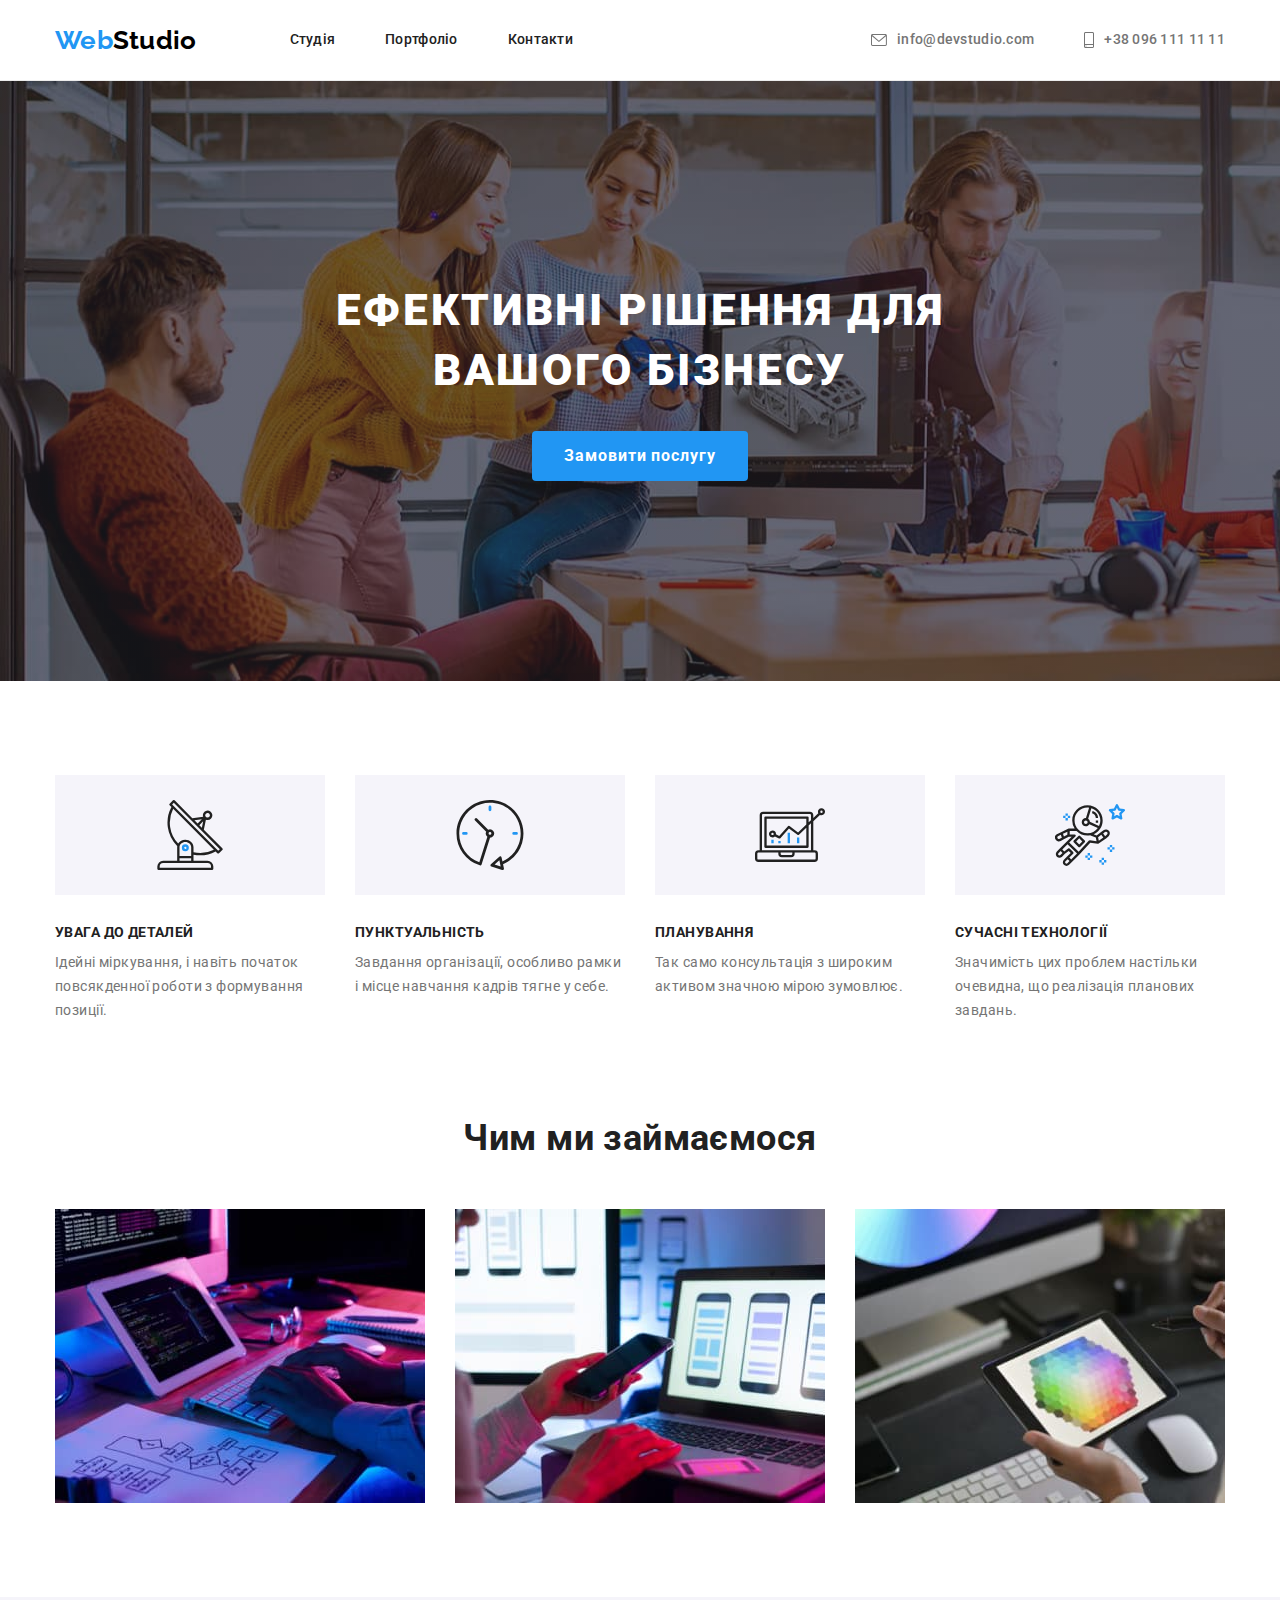
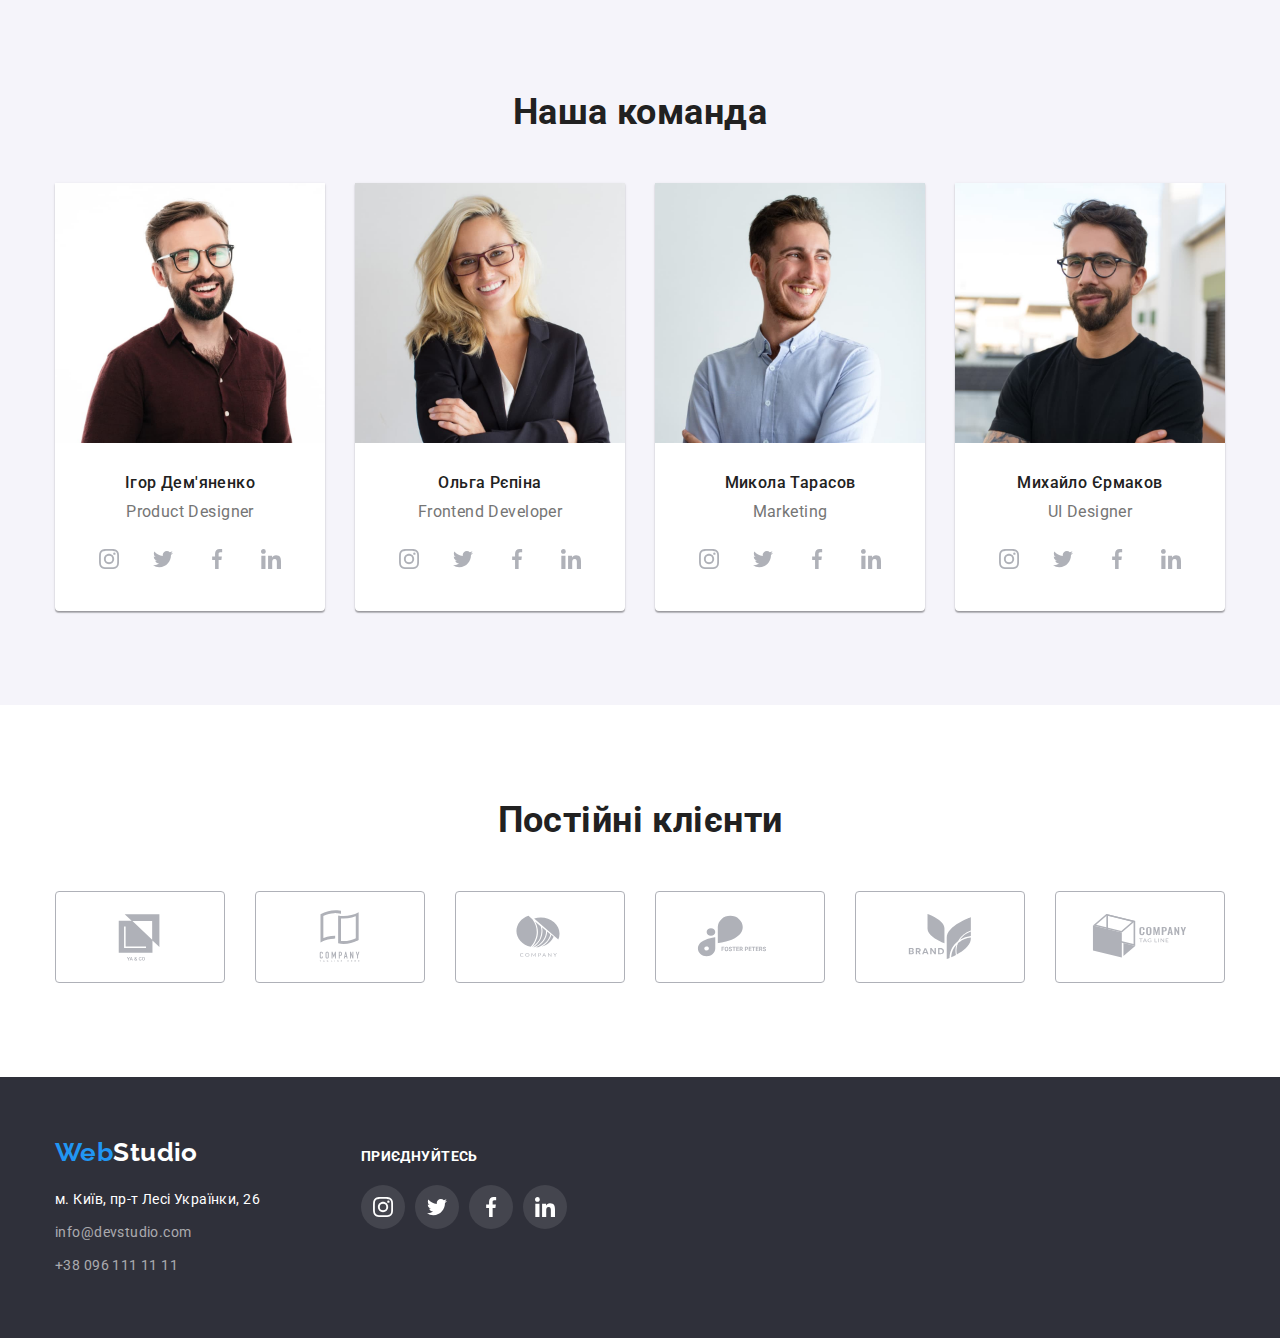
<file: index.html>
<!DOCTYPE html>
<html lang="uk">
  <head>
    <meta charset="UTF-8" />
    <meta http-equiv="X-UA-Compatible" content="IE=edge" />
    <meta name="viewport" content="width=device-width, initial-scale=1.0" />
    <title>WebStudio</title>
    <link rel="preconnect" href="https://fonts.googleapis.com" />
    <link rel="preconnect" href="https://fonts.gstatic.com" crossorigin />
    <link rel="preconnect" href="https://fonts.googleapis.com" />
    <link rel="preconnect" href="https://fonts.gstatic.com" crossorigin />
    <link
      href="https://fonts.googleapis.com/css2?family=Raleway:wght@700&family=Roboto:wght@400;500;700;900&display=swap"
      rel="stylesheet"
    />
    <link
      rel="stylesheet"
      href="https://cdnjs.cloudflare.com/ajax/libs/modern-normalize/1.1.0/modern-normalize.min.css"
    />
    <link rel="stylesheet" href="./css/styles.css" />
  </head>

  <!-- Зміст -->

  <body>
    <!-- Шапка сторінки -->
    <header class="header">
      <!-- Навігація по сайту -->
      <div class="container">
        <nav class="navigation">
          <a href="./index.html" class="logo"
            >Web<span class="black">Studio</span></a
          >
          <ul class="navigation-choiсe">
            <li class="item">
              <a href="./index.html" class="navigation-link">Студія</a>
            </li>
            <li class="item">
              <a href="./portfolio.html" class="navigation-link">Портфоліо</a>
            </li>
            <li class="item">
              <a href="#" class="navigation-link">Контакти</a>
            </li>
          </ul>
        </nav>
        <ul class="mail-tel">
          <li class="item">
            <a href="mailto:info@devstudio.com" class="mail" alt="mail">
              <svg class="icon" width="16" height="12">
                <use href="./images/icons.svg#icon-mail"></use>
              </svg>
              info@devstudio.com</a
            >
          </li>
          <li class="item">
            <a href="tel:+380961111111" class="tel">
              <svg class="icon" width="10" height="16" alt="smartphone">
                <use href="./images/icons.svg#icon-smartphone"></use>
              </svg>
              +38 096 111 11 11</a
            >
          </li>
        </ul>
      </div>
    </header>

    <!-- Унікальний контент сторінки -->
    <main>
      <section class="hero">
        <div class="container">
          <h1 class="hero-title">
            ЕФЕКТИВНІ РІШЕННЯ ДЛЯ <br />
            ВАШОГО БІЗНЕСУ
          </h1>
          <button type="button" name="order_the_service" class="button">
            Замовити послугу
          </button>
        </div>
      </section>

      <!-- Наші переваги -->
      <section class="benefits section">
        <div class="container">
          <!-- <h2>Наші переваги</h2> -->
          <ul class="benefits-item">
            <li class="item">
              <div class="sprite-icon">
                <svg class="benefit-icon" width="70" height="70" alt="antena">
                  <use href="./images/icons.svg#icon-antena"></use>
                </svg>
              </div>
              <h3 class="benefit">УВАГА ДО ДЕТАЛЕЙ</h3>
              <p class="benefit-description">
                Ідейні міркування, і навіть початок повсякденної роботи з
                формування позиції.
              </p>
            </li>
            <li class="item">
              <div class="sprite-icon">
                <svg class="benefit-icon" width="70" height="70" alt="clock">
                  <use href="./images/icons.svg#icon-clock"></use>
                </svg>
              </div>
              <h3 class="benefit">ПУНКТУАЛЬНІСТЬ</h3>
              <p class="benefit-description">
                Завдання організації, особливо рамки і місце навчання кадрів
                тягне у себе.
              </p>
            </li>
            <li class="item">
              <div class="sprite-icon">
                <svg class="benefit-icon" width="70" height="70" alt="diagram">
                  <use href="./images/icons.svg#icon-diagram"></use>
                </svg>
              </div>
              <h3 class="benefit">ПЛАНУВАННЯ</h3>
              <p class="benefit-description">
                Так само консультація з широким активом значною мірою зумовлює.
              </p>
            </li>
            <li class="item">
              <div class="sprite-icon">
                <svg class="benefit-icon" width="70" height="70" alt="astronaut">
                  <use href="./images/icons.svg#icon-astronaut"></use>
                </svg>
              </div>
              <h3 class="benefit">СУЧАСНІ ТЕХНОЛОГІЇ</h3>
              <p class="benefit-description">
                Значимість цих проблем настільки очевидна, що реалізація
                планових завдань.
              </p>
            </li>
          </ul>
        </div>
      </section>

      <!-- Чим ми займаємося -->
      <section class="doing">
        <div class="container">
          <h2 class="title-doing">Чим ми займаємося</h2>
          <ul class="doing-images">
            <li class="item">
              <img src="./images/img1.jpg" alt="Код" width="370" height="294" />
            </li>
            <li class="item">
              <img
                src="./images/img2.jpg"
                alt="Мобільний"
                width="370"
                height="294"
              />
            </li>
            <li class="item">
              <img
                src="./images/img3.jpg"
                alt="Планшет"
                width="370"
                height="294"
              />
            </li>
          </ul>
        </div>
      </section>

      <!-- Наша команда -->
      <section class="team section">
        <div class="container">
          <h2 class="title-team">Наша команда</h2>
          <ul class="team-people">
            <li class="item">
              <img
                src="./images/photo1.jpg"
                alt="на фото Ігор Дем'яненко"
                width="270"
                height="260"
              />
              <h3 class="name">Ігор Дем'яненко</h3>
              <p class="job-title">Product Designer</p>
              <ul class="social-icons">
                <li class="social-item">
                  <a
                    href="#"
                    rel="noopener nofollow noreferrer"
                    class="social-link"
                  >
                    <svg class="social-icon" width="20" height="20" alt="instagram">
                      <use href="./images/icons.svg#icon-instagram"></use>
                    </svg>
                  </a>
                </li>
                <li class="social-item">
                  <a
                    href="#"
                    rel="noopener nofollow noreferrer"
                    class="social-link"
                  >
                    <svg class="social-icon" width="20" height="20" alt="twitter">
                      <use href="./images/icons.svg#icon-twitter"></use>
                    </svg>
                  </a>
                </li>
                <li class="social-item">
                  <a
                    href="#"
                    rel="noopener nofollow noreferrer"
                    class="social-link"
                  >
                    <svg class="social-icon" width="20" height="20" alt="facebook">
                      <use href="./images/icons.svg#icon-facebook"></use>
                    </svg>
                  </a>
                </li>
                <li class="social-item">
                  <a
                    href="#"
                    rel="noopener nofollow noreferrer"
                    class="social-link"
                  >
                    <svg class="social-icon" width="20" height="20" alt="linkedin">
                      <use href="./images/icons.svg#icon-linkedin"></use>
                    </svg>
                  </a>
                </li>
              </ul>
            </li>
            <li class="item">
              <img
                src="./images/photo2.jpg"
                alt="на фото Ольга Репіна"
                width="270"
                height="260"
              />
              <h3 class="name">Ольга Рєпіна</h3>
              <p class="job-title">Frontend Developer</p>
              <ul class="social-icons">
                <li class="social-item">
                  <a
                    href="#"
                    rel="noopener nofollow noreferrer"
                    class="social-link"
                  >
                    <svg class="social-icon" width="20" height="20" alt="instagram">
                      <use href="./images/icons.svg#icon-instagram"></use>
                    </svg>
                  </a>
                </li>
                <li class="social-item">
                  <a
                    href="#"
                    rel="noopener nofollow noreferrer"
                    class="social-link"
                  >
                    <svg class="social-icon" width="20" height="20" alt="twitter">
                      <use href="./images/icons.svg#icon-twitter"></use>
                    </svg>
                  </a>
                </li>
                <li class="social-item">
                  <a
                    href="#"
                    rel="noopener nofollow noreferrer"
                    class="social-link"
                  >
                    <svg class="social-icon" width="20" height="20" alt="facebook">
                      <use href="./images/icons.svg#icon-facebook"></use>
                    </svg>
                  </a>
                </li>
                <li class="social-item">
                  <a
                    href="#"
                    rel="noopener nofollow noreferrer"
                    class="social-link"
                  >
                    <svg class="social-icon" width="20" height="20" alt="linkedin">
                      <use href="./images/icons.svg#icon-linkedin"></use>
                    </svg>
                  </a>
                </li>
              </ul>
            </li>
            <li class="item">
              <img
                src="./images/photo3.jpg"
                alt="на фото Микола Тарасов"
                width="270"
                height="260"
              />
              <h3 class="name">Микола Тарасов</h3>
              <p class="job-title">Marketing</p>
              <ul class="social-icons">
                <li class="social-item">
                  <a
                    href="#"
                    rel="noopener nofollow noreferrer"
                    class="social-link"
                  >
                    <svg class="social-icon" width="20" height="20" alt="instagram">
                      <use href="./images/icons.svg#icon-instagram"></use>
                    </svg>
                  </a>
                </li>
                <li class="social-item">
                  <a
                    href="#"
                    rel="noopener nofollow noreferrer"
                    class="social-link"
                  >
                    <svg class="social-icon" width="20" height="20" alt="twitter">
                      <use href="./images/icons.svg#icon-twitter"></use>
                    </svg>
                  </a>
                </li>
                <li class="social-item">
                  <a
                    href="#"
                    rel="noopener nofollow noreferrer"
                    class="social-link"
                  >
                    <svg class="social-icon" width="20" height="20" alt="facebook">
                      <use href="./images/icons.svg#icon-facebook"></use>
                    </svg>
                  </a>
                </li>
                <li class="social-item">
                  <a
                    href="#"
                    rel="noopener nofollow noreferrer"
                    class="social-link"
                  >
                    <svg class="social-icon" width="20" height="20" alt="linkedin">
                      <use href="./images/icons.svg#icon-linkedin"></use>
                    </svg>
                  </a>
                </li>
              </ul>
            </li>
            <li class="item">
              <img
                src="./images/photo4.jpg"
                alt="на фото Михайло Єрмаков"
                width="270"
                height="260"
              />
              <h3 class="name">Михайло Єрмаков</h3>
              <p class="job-title">UI Designer</p>
              <ul class="social-icons">
                <li class="social-item">
                  <a
                    href="#"
                    rel="noopener nofollow noreferrer"
                    class="social-link"
                  >
                    <svg class="social-icon" width="20" height="20" alt="instagram">
                      <use href="./images/icons.svg#icon-instagram"></use>
                    </svg>
                  </a>
                </li>
                <li class="social-item">
                  <a
                    href="#"
                    rel="noopener nofollow noreferrer"
                    class="social-link"
                  >
                    <svg class="social-icon" width="20" height="20" alt="twitter">
                      <use href="./images/icons.svg#icon-twitter"></use>
                    </svg>
                  </a>
                </li>
                <li class="social-item">
                  <a
                    href="#"
                    rel="noopener nofollow noreferrer"
                    class="social-link"
                  >
                    <svg class="social-icon" width="20" height="20" alt="facebook">
                      <use href="./images/icons.svg#icon-facebook"></use>
                    </svg>
                  </a>
                </li>
                <li class="social-item">
                  <a
                    href="#"
                    rel="noopener nofollow noreferrer"
                    class="social-link"
                  >
                    <svg class="social-icon" width="20" height="20" alt="linkedin">
                      <use href="./images/icons.svg#icon-linkedin"></use>
                    </svg>
                  </a>
                </li>
              </ul>
            </li>
          </ul>
        </div>
      </section>

      <!-- Постійні клієнти -->
      <section class="clients section">
        <div class="container">
          <h2 class="title-clients">Постійні клієнти</h2>
          <ul class="regular-customers">
            <li class="item">
              <a
                href="#"
                rel="noopener nofollow noreferrer"
                class="clients-link"
              >
                <svg class="client-icon" width="106" height="60" alt="ya&co">
                  <use href="./images/icons.svg#icon-yaandco"></use>
                </svg>
              </a>
            </li>
            <li class="item">
              <a
                href="#"
                rel="noopener nofollow noreferrer"
                class="clients-link"
              >
                <svg class="client-icon" width="106" height="60" alt="tagline here">
                  <use href="./images/icons.svg#icon-tagline_here"></use>
                </svg>
              </a>
            </li>
            <li class="item">
              <a
                href="#"
                rel="noopener nofollow noreferrer"
                class="clients-link"
              >
                <svg class="client-icon" width="106" height="60" alt="company">
                  <use href="./images/icons.svg#icon-company"></use>
                </svg>
              </a>
            </li>
            <li class="item">
              <a
                href="#"
                rel="noopener nofollow noreferrer"
                class="clients-link"
              >
                <svg class="client-icon" width="106" height="60" alt="foster peters">
                  <use href="./images/icons.svg#icon-foster_peters"></use>
                </svg>
              </a>
            </li>
            <li class="item">
              <a
                href="#"
                rel="noopener nofollow noreferrer"
                class="clients-link"
              >
                <svg class="client-icon" width="106" height="60" alt="brand">
                  <use href="./images/icons.svg#icon-brand"></use>
                </svg>
              </a>
            </li>
            <li class="item">
              <a
                href="#"
                rel="noopener nofollow noreferrer"
                class="clients-link"
              >
                <svg class="client-icon" width="106" height="60" alt="tag line"> 
                  <use href="./images/icons.svg#icon-tag_line"></use>
                </svg>
              </a>
            </li>
          </ul>
        </div>
      </section>
    </main>

    <!-- Підвал сторінки -->
    <footer class="footer">
      <div class="container">
        <div class="logo-contact">
          <a href="./index.html" class="logo"
            >Web<span class="white">Studio</span></a
          >
          <!-- Контактна інформація -->
          <address class="contact">
            <ul>
              <li>
                <a
                  href="https://goo.gl/maps/i6o46rRkTkqmCDVA6"
                  target="_blank"
                  rel="noopener nofollow noreferrer"
                  class="address"
                  >м. Київ, пр-т Лесі Українки, 26</a
                >
              </li>
              <li>
                <a href="mailto:info@devstudio.com" class="mail"
                  >info@devstudio.com</a
                >
              </li>
              <li>
                <a href="tel:+380961111111" class="tel">+38 096 111 11 11</a>
              </li>
            </ul>
          </address>
        </div>
        <div class="footer-social-icons">
          <h3 class="join">ПРИЄДНУЙТЕСЬ</h3>
          <ul class="social-icons">
            <li class="social-item">
              <a
                href="#"
                rel="noopener nofollow noreferrer"
                class="social-link"
              >
                <svg class="social-icon" width="20" height="20" alt="instagram">
                  <use href="./images/icons.svg#icon-instagram"></use>
                </svg>
              </a>
            </li>
            <li class="social-item">
              <a
                href="#"
                rel="noopener nofollow noreferrer"
                class="social-link"
              >
                <svg class="social-icon" width="20" height="20" alt="twitter">
                  <use href="./images/icons.svg#icon-twitter"></use>
                </svg>
              </a>
            </li>
            <li class="social-item">
              <a
                href="#"
                rel="noopener nofollow noreferrer"
                class="social-link"
              >
                <svg class="social-icon" width="20" height="20" alt="facebook">
                  <use href="./images/icons.svg#icon-facebook"></use>
                </svg>
              </a>
            </li>
            <li class="social-item">
              <a
                href="#"
                rel="noopener nofollow noreferrer"
                class="social-link"
              >
                <svg class="social-icon" width="20" height="20" alt="linkedin">
                  <use href="./images/icons.svg#icon-linkedin"></use>
                </svg>
              </a>
            </li>
          </ul>
        </div>
      </div>
    </footer>
  </body>
</html>
</file>
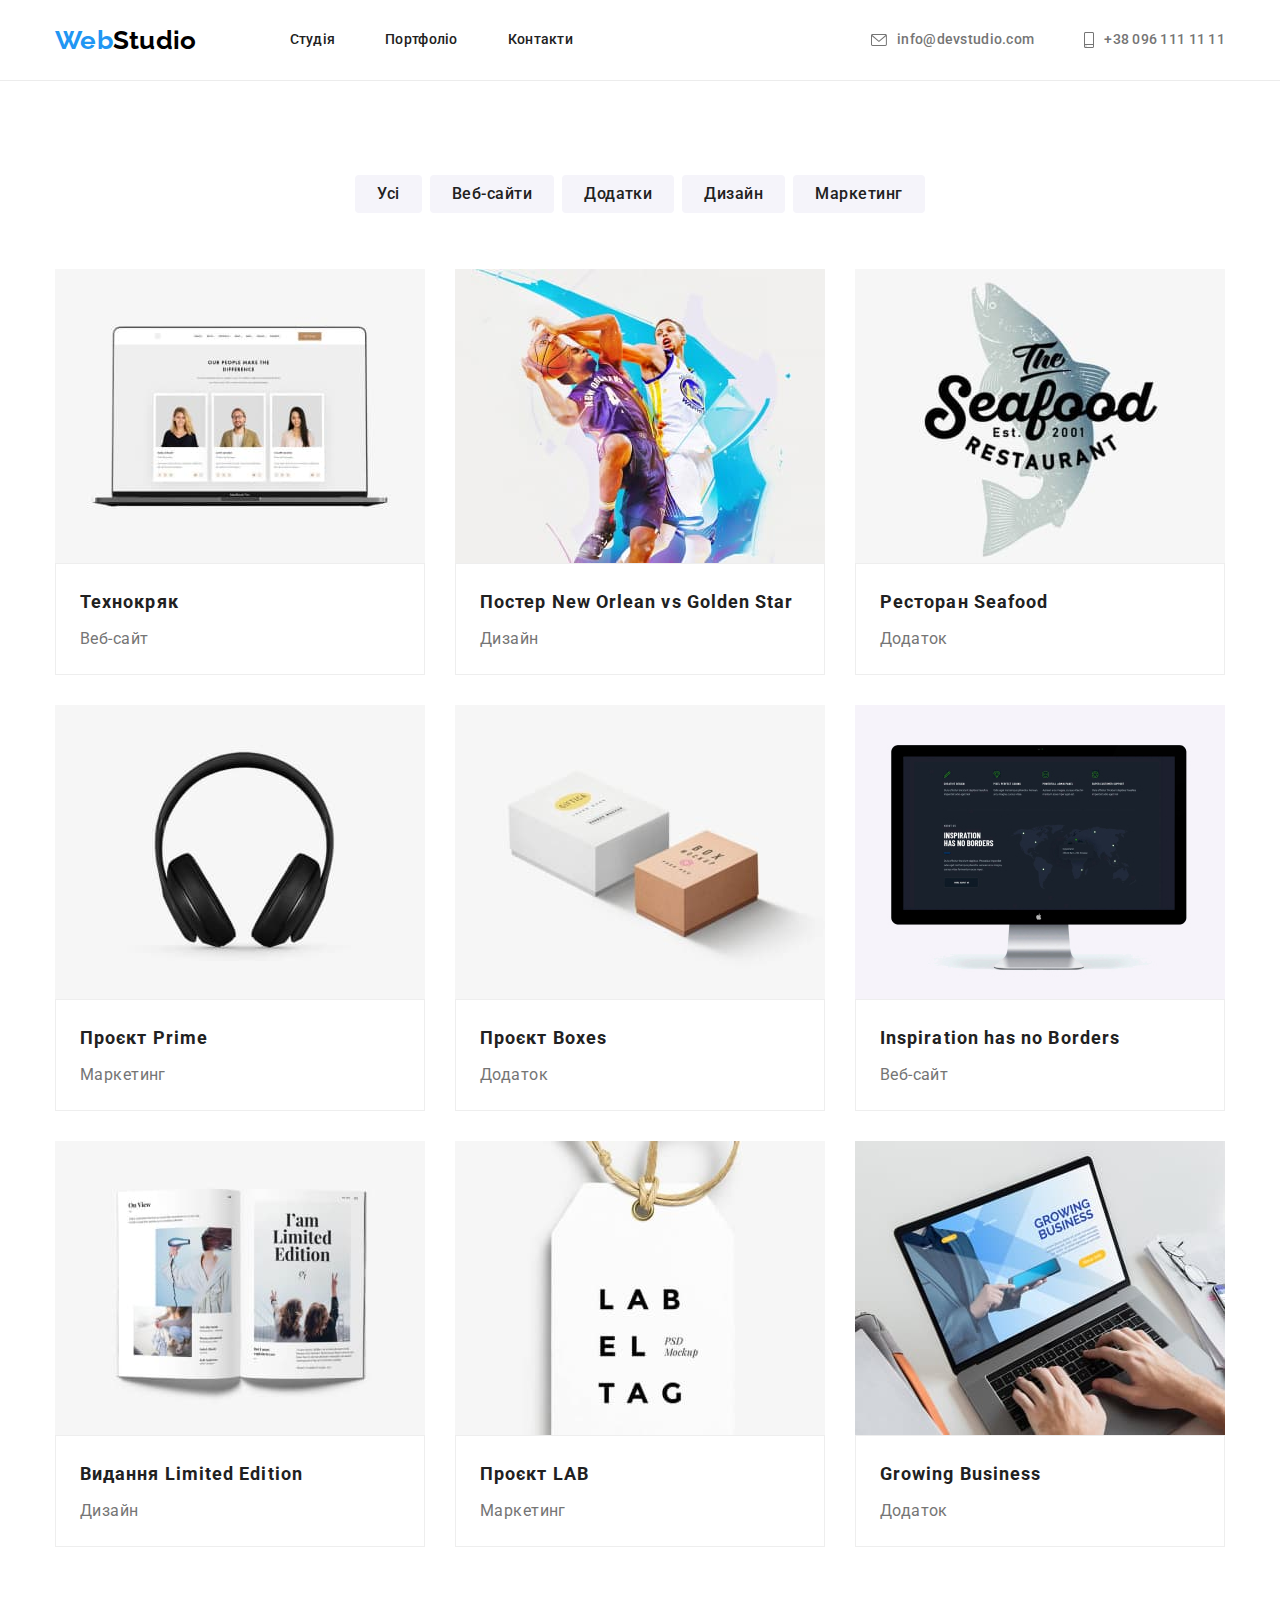
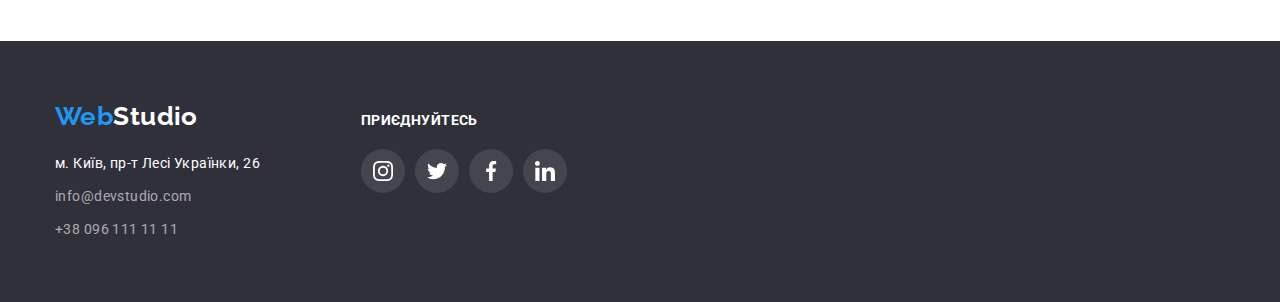
<file: portfolio.html>
<!DOCTYPE html>
<html lang="uk">
  <head>
    <meta charset="UTF-8" />
    <meta http-equiv="X-UA-Compatible" content="IE=edge" />
    <meta name="viewport" content="width=device-width, initial-scale=1.0" />
    <title>Portfolio</title>
    <link rel="preconnect" href="https://fonts.googleapis.com" />
    <link rel="preconnect" href="https://fonts.gstatic.com" crossorigin />
    <link rel="preconnect" href="https://fonts.googleapis.com" />
    <link rel="preconnect" href="https://fonts.gstatic.com" crossorigin />
    <link
      href="https://fonts.googleapis.com/css2?family=Raleway:wght@700&family=Roboto:wght@400;500;700;900&display=swap"
      rel="stylesheet"
    />
    <link
      rel="stylesheet"
      href="https://cdnjs.cloudflare.com/ajax/libs/modern-normalize/1.1.0/modern-normalize.min.css"
    />
    <link rel="stylesheet" href="./css/styles.css" />
  </head>
  <body>
    <!-- Шапка сторінки -->
    <header class="header">
      <!-- Навігація по сайту -->
      <div class="container">
        <nav class="navigation">
          <a href="./index.html" class="logo"
            >Web<span class="black">Studio</span></a
          >
          <ul class="navigation-choiсe">
            <li class="item">
              <a href="./index.html" class="navigation-link">Студія</a>
            </li>
            <li class="item">
              <a href="./portfolio.html" class="navigation-link">Портфоліо</a>
            </li>
            <li class="item">
              <a href="#" class="navigation-link">Контакти</a>
            </li>
          </ul>
        </nav>
        <ul class="mail-tel">
          <li class="item">
            <a href="mailto:info@devstudio.com" class="mail">
              <svg class="icon" width="16" height="12">
                <use href="./images/icons.svg#icon-mail"></use>
              </svg>
              info@devstudio.com</a
            >
          </li>
          <li class="item">
            <a href="tel:+380961111111" class="tel">
              <svg class="icon" width="10" height="16">
                <use href="./images/icons.svg#icon-smartphone"></use>
              </svg>
              +38 096 111 11 11</a
            >
          </li>
        </ul>
      </div>
    </header>

    <!-- Унікальний контент сторінки -->
    <main>
      <section class="portfolio section">
        <div class="container">
          <!-- <h1>Наші роботи</h1> -->

          <!-- Радіокнопки -->
          <ul class="rbutton">
            <li class="item">
              <button type="button" name="All" class="radiobutton">
                <span>Усі</span>
              </button>
            </li>
            <li class="item">
              <button
                type="button"
                name="order_the_service"
                class="radiobutton"
              >
                <span>Веб-сайти</span>
              </button>
            </li>
            <li class="item">
              <button
                type="button"
                name="order_the_service"
                class="radiobutton"
              >
                <span>Додатки</span>
              </button>
            </li>
            <li class="item">
              <button
                type="button"
                name="order_the_service"
                class="radiobutton"
              >
                <span>Дизайн</span>
              </button>
            </li>
            <li class="item">
              <button
                type="button"
                name="order_the_service"
                class="radiobutton"
              >
                <span>Маркетинг</span>
              </button>
            </li>
          </ul>

          <!-- Портфоліо -->
          <ul class="work">
            <li class="item">
              <a
                href="#"
                rel="noopener nofollow noreferrer"
                class="portfolio-link"
              >
                <img
                  src="./images/portfolio1.jpg"
                  alt="на фото веб-сайт Технокряк"
                  width="370"
                />
                <div class="work-content">
                  <h2 class="work-title">Технокряк</h2>
                  <p class="order-type">Веб-сайт</p>
                </div>
              </a>
            </li>
            <li class="item">
              <a
                href="#"
                rel="noopener nofollow noreferrer"
                class="portfolio-link"
              >
                <img
                  src="./images/portfolio2.jpg"
                  alt="на фото дизайн постера New Orlean vs Golden Star"
                  width="370"
                />
                <div class="work-content">
                  <h2 class="work-title">Постер New Orlean vs Golden Star</h2>
                  <p class="order-type">Дизайн</p>
                </div>
              </a>
            </li>
            <li class="item">
              <a
                href="#"
                rel="noopener nofollow noreferrer"
                class="portfolio-link"
              >
                <img
                  src="./images/portfolio3.jpg"
                  alt="на фото додаток ресторану Seafood"
                  width="370"
                />
                <div class="work-content">
                  <h2 class="work-title">Ресторан Seafood</h2>
                  <p class="order-type">Додаток</p>
                </div>
              </a>
            </li>
            <li class="item">
              <a
                href="#"
                rel="noopener nofollow noreferrer"
                class="portfolio-link"
              >
                <img
                  src="./images/portfolio4.jpg"
                  alt="на фото маркетинг проєкту Prime"
                  width="370"
                />
                <div class="work-content">
                  <h2 class="work-title">Проєкт Prime</h2>
                  <p class="order-type">Маркетинг</p>
                </div>
              </a>
            </li>
            <li class="item">
              <a
                href="#"
                rel="noopener nofollow noreferrer"
                class="portfolio-link"
              >
                <img
                  src="./images/portfolio5.jpg"
                  alt="на фото додаток проєкту Boxes"
                  width="370"
                />
                <div class="work-content">
                  <h2 class="work-title">Проєкт Boxes</h2>
                  <p class="order-type">Додаток</p>
                </div>
              </a>
            </li>
            <li class="item">
              <a
                href="#"
                rel="noopener nofollow noreferrer"
                class="portfolio-link"
              >
                <img
                  src="./images/portfolio6.jpg"
                  alt="на фото веб-сайт Inspiration has no Borders"
                  width="370"
                />
                <div class="work-content">
                  <h2 class="work-title">Inspiration has no Borders</h2>
                  <p class="order-type">Веб-сайт</p>
                </div>
              </a>
            </li>
            <li class="item">
              <a
                href="#"
                rel="noopener nofollow noreferrer"
                class="portfolio-link"
              >
                <img
                  src="./images/portfolio7.jpg"
                  alt="на фото дизайн видання Limited Edition"
                  width="370"
                />
                <div class="work-content">
                  <h2 class="work-title">Видання Limited Edition</h2>
                  <p class="order-type">Дизайн</p>
                </div>
              </a>
            </li>
            <li class="item">
              <a
                href="#"
                rel="noopener nofollow noreferrer"
                class="portfolio-link"
              >
                <img
                  src="./images/portfolio8.jpg"
                  alt="на фото маркетин проєкту LAB"
                  width="370"
                />
                <div class="work-content">
                  <h2 class="work-title">Проєкт LAB</h2>
                  <p class="order-type">Маркетинг</p>
                </div>
              </a>
            </li>
            <li class="item">
              <a
                href="#"
                rel="noopener nofollow noreferrer"
                class="portfolio-link"
              >
                <img
                  src="./images/portfolio9.jpg"
                  alt="на фото додаток Growing Business"
                  width="370"
                />
                <div class="work-content">
                  <h2 class="work-title">Growing Business</h2>
                  <p class="order-type">Додаток</p>
                </div>
              </a>
            </li>
          </ul>
        </div>
      </section>
    </main>

    <!-- Підвал сторінки -->
    <footer class="footer">
      <div class="container">
        <div class="logo-contact">
          <a href="./index.html" class="logo"
            >Web<span class="white">Studio</span></a
          >
          <!-- Контактна інформація -->
          <address class="contact">
            <ul>
              <li>
                <a
                  href="https://goo.gl/maps/i6o46rRkTkqmCDVA6"
                  target="_blank"
                  rel="noopener nofollow noreferrer"
                  class="address"
                  >м. Київ, пр-т Лесі Українки, 26</a
                >
              </li>
              <li>
                <a href="mailto:info@devstudio.com" class="mail"
                  >info@devstudio.com</a
                >
              </li>
              <li>
                <a href="tel:+380961111111" class="tel">+38 096 111 11 11</a>
              </li>
            </ul>
          </address>
        </div>
        <div class="footer-social-icons">
          <h3 class="join">ПРИЄДНУЙТЕСЬ</h3>
          <ul class="social-icons">
            <li class="social-item">
              <a
                href="#"
                rel="noopener nofollow noreferrer"
                class="social-link"
              >
                <svg class="social-icon" width="20" height="20">
                  <use href="./images/icons.svg#icon-instagram"></use>
                </svg>
              </a>
            </li>
            <li class="social-item">
              <a
                href="#"
                rel="noopener nofollow noreferrer"
                class="social-link"
              >
                <svg class="social-icon" width="20" height="20">
                  <use href="./images/icons.svg#icon-twitter"></use>
                </svg>
              </a>
            </li>
            <li class="social-item">
              <a
                href="#"
                rel="noopener nofollow noreferrer"
                class="social-link"
              >
                <svg class="social-icon" width="20" height="20">
                  <use href="./images/icons.svg#icon-facebook"></use>
                </svg>
              </a>
            </li>
            <li class="social-item">
              <a
                href="#"
                rel="noopener nofollow noreferrer"
                class="social-link"
              >
                <svg class="social-icon" width="20" height="20">
                  <use href="./images/icons.svg#icon-linkedin"></use>
                </svg>
              </a>
            </li>
          </ul>
        </div>
      </div>
    </footer>
  </body>
</html>
</file>
<file: css/styles.css>
:root {
  --title-text-color: #212121;
  --paragraph-color: #757575;
  --accent-color: #2196f3;
  --hero-footer: #2f303a;
  --team: #f5f4fa;
  --background-white: #ffffff;
}

body {
  background-color: var(--background-white);
  font-family: Roboto, sans-serif;
  font-size: 14px;
  color: var(--paragraph-color);
  letter-spacing: 0.03em;
}

a {
  text-decoration: none;
  font-style: normal;
  color: inherit;
}

li {
  list-style-type: none;
}

ul {
  padding-left: 0;
  margin: 0 0;
}

h1,
h2,
h3,
p {
  margin-top: 0;
  margin-bottom: 0;
}

h2,
h3 {
  color: var(--title-text-color);
}

img {
  display: block;
  max-width: 100%;
  height: auto;
}

.container {
  width: 1200px;
  margin: 0 auto;
  padding-left: 15px;
  padding-right: 15px;
}

.section {
  padding-top: 94px;
  padding-bottom: 94px;
}

/* Шапка сторінки */
.header {
  border-bottom: 1px solid #ececec;
}

.header .container {
  font-weight: 500;
  line-height: 1.14;
  letter-spacing: 0.02em;
  display: flex;
}

/* Навігація по сайту */

.navigation {
  display: flex;
  align-items: center;
}

/* лого */
.logo {
  font-family: Raleway, sans-serif;
  font-weight: 700;
  font-size: 26px;
  line-height: 1.19;
  color: var(--accent-color);
  margin-right: 93px;
}

/* лого в шапці */
.logo .black {
  color: #000000;
}

/* Головна сторінка */

/* Студія, Потфоліо, Контакти */
.navigation-choiсe {
  display: flex;
}

.navigation-choiсe .item + .item {
  margin-left: 50px;
}

.navigation-link {
  display: block;
  padding-top: 32px;
  padding-bottom: 32px;
  color: var(--title-text-color);
}

/* при наведенні */
.navigation-link:hover,
.navigation-link:focus,
.mail-tel .mail:hover,
.mail-tel .mail:focus,
.mail-tel .tel:hover,
.mail-tel .tel:focus {
  color: var(--accent-color);
  fill: var(--accent-color);
}

.mail-tel {
  display: flex;
  margin-left: auto;
}

.mail-tel .item + .item {
  margin-left: 50px;
}

.mail-tel .mail,
.mail-tel .tel {
  display: flex;
  padding-top: 32px;
  padding-bottom: 32px;
  color: var(--paragraph-color);
  align-items: center;
  justify-content: center;
}

.mail-tel .icon {
  fill: currentColor;
  margin-right: 10px;
  background-size: auto;
}

/* Ефективні рішення для вашого бізнесу */
.hero {
  margin: 0 auto;
  background-color: var(--hero-footer);
  padding-top: 200px;
  padding-bottom: 200px;
  background-image: linear-gradient(
    to right,
    rgba(47, 48, 58, 0.4),
    rgba(47, 48, 58, 0.4)),
    url("../images/hero.jpg");
  max-width: 1600px;
  background-repeat: no-repeat;
  background-size: cover;
}

.hero .container {
  text-align: center;
}

.hero-title {
  font-weight: 900;
  font-size: 44px;
  line-height: 1.36;
  text-align: center;
  letter-spacing: 0.06em;
  color: #ffffff;
  margin-bottom: 30px;
}

/* Кнопка Замовити послугу */
.button {
  display: flex;
  background: var(--accent-color);
  font-family: Roboto, sans-serif;
  border: none;
  border-radius: 4px;
  font-weight: 700;
  font-size: 16px;
  line-height: 1.88;
  letter-spacing: 0.06em;
  color: #ffffff;
  margin: 0 auto;
  cursor: pointer;
  padding-left: 32px;
  padding-right: 32px;
  padding-top: 10px;
  padding-bottom: 10px;
}

.button:hover,
.button:focus {
  background: #188ce8;
  border-color: #188ce8;
  box-shadow: 0px 4px 4px rgba(0, 0, 0, 0.15);
  border-radius: 4px;
}

/* Наші переваги та вміння */

.benefit {
  line-height: 1.14;
  font-weight: 700;
  font-size: 14px;
  margin-bottom: 10px;
}

.benefits-item {
  display: flex;
  margin-left: -30px;
}

.benefits-item > .item {
  flex-basis: calc(100% / 4 - 30px);
  margin-left: 30px;
}

.sprite-icon {
  display: flex;
  width: 270px;
  height: 120px;
  background-color: var(--team);
  margin-bottom: 30px;
  background-size: contain;
  background-repeat: no-repeat;
  background-position: center;
  align-items: center;
  justify-content: center;
}

.benefit-description {
  line-height: 1.71;
}

.doing {
  padding-bottom: 94px;
}

.title-doing,
.title-team,
.title-clients {
  font-size: 36px;
  line-height: 1.17;
  text-align: center;
  margin-bottom: 50px;
}

.doing-images {
  display: flex;
  margin-left: -30px;
}

.doing-images .item {
  flex-basis: calc(100% / 3 - 30px);
  margin-left: 30px;
}

/* Наша команда */
.team {
  background-color: var(--team);
}

.team .container {
  text-align: center;
}

.team-people {
  display: flex;
  justify-content: center;
  margin-left: -30px;
}

.team-people .item {
  background-color: #ffffff;
  flex-basis: calc((100% - 4 * 30px) / 4);
  margin-left: 30px;
  box-shadow: 0px 1px 3px rgba(0, 0, 0, 0.12), 0px 1px 1px rgba(0, 0, 0, 0.14),
    0px 2px 1px rgba(0, 0, 0, 0.2);
  border-radius: 0px 0px 4px 4px;
}

.name {
  font-weight: 500;
  font-size: 16px;
  line-height: 1.19;
  padding-top: 30px;
  margin-bottom: 10px;
}

.job-title {
  font-size: 16px;
  line-height: 1.19;
  margin-bottom: 16px;
}

.team-people .social-icons {
  display: flex;
  padding-bottom: 30px;
  padding-left: 32px;
  padding-right: 32px;
}

.team-people .social-link:hover,
.team-people .social-link:focus {
  fill: #ffffff;
  background-color: var(--accent-color);
}

.social-item {
  width: 44px;
  height: 44px;
  margin-right: 10px;
}

.social-link {
  display: flex;
  width: 100%;
  height: 100%;
  align-items: center;
  justify-content: center;
  fill: #afb1b8;
  border-radius: 50%;
}

.social-item:last-child {
  margin-right: 0;
}

/* Постійні клієнти */

.regular-customers {
  display: flex;
  justify-content: center;
  margin-left: -30px;
}

.regular-customers .item {
  margin-left: 30px;
  width: 170px;
  height: 92px;
}

.clients-link {
  width: 100%;
  height: 100%;
  display: flex;
  border: 1px solid #afb1b8;
  border-radius: 4px;
  align-items: center;
  justify-content: center;
  color: #afb1b8;
  fill: #afb1b8;
}

.clients-link:hover,
.clients-link:focus {
  fill: var(--accent-color);
  border-color: var(--accent-color);
}

/* Підвал сторінки */

.footer {
  background-color: var(--hero-footer);
  padding-top: 60px;
  padding-bottom: 60px;
}

.footer .container {
  display: flex;
}

/* лого в підвалі */
.logo .white {
  color: #ffffff;
}

/* Контактна інформація */
.contact {
  line-height: 1.71;
}

.contact .address {
  color: #ffffff;
  margin-top: 20px;
  display: block;
}

.contact .mail,
.contact .tel {
  color: rgba(255, 255, 255, 0.6);
  margin-top: 9px;
  display: block;
}

.contact .address:hover,
.contact .address:focus,
.contact .mail:hover,
.contact .mail:focus,
.contact .tel:hover,
.contact .tel:focus {
  color: var(--accent-color);
}

/* Приєднуйтесь */

.join {
  line-height: 1.14;
  font-weight: 700;
  font-size: 14px;
  margin-bottom: 20px;
  color: #ffffff;
}

.footer-social-icons {
  margin-top: 12px;
  margin-left: 70px;
}

.footer-social-icons .social-icons {
  display: flex;
}

.footer-social-icons .social-item {
  width: 44px;
  height: 44px;
  margin-right: 10px;
  border-radius: 50%;
  background: rgba(255, 255, 255, 0.1);
}

.footer-social-icons .social-link {
  fill: #ffffff;
}

.footer-social-icons .social-link:hover,
.footer-social-icons .social-link:focus {
  background-color: var(--accent-color);
}


/* Сторінка Портфоліо */

/* Радіокнопки: Усі, Веб-сайти, Додатки, Дизайн, Маркентинг */

.rbutton {
  display: flex;
  justify-content: center;
  padding-bottom: 56px;
}

.rbutton .item + .item {
  margin-left: 8px;
}

.radiobutton {
  background: #f5f4fa;
  border: none;
  border-radius: 4px;
  color: var(--title-text-color);
  font-family: Roboto, sans-serif;
  font-weight: 500;
  font-size: 16px;
  line-height: 1.62;
  text-align: center;
  letter-spacing: 0.03em;
  padding-top: 6px;
  padding-bottom: 6px;
  padding-left: 22px;
  padding-right: 22px;
  
}

/* Радіокнопки при наведенні */
.radiobutton:hover,
.radiobutton:focus {
  color: #ffffff;
  background: var(--accent-color);
  box-shadow: 0px 3px 1px rgba(0, 0, 0, 0.1), 0px 1px 2px rgba(0, 0, 0, 0.08),
    0px 2px 2px rgba(0, 0, 0, 0.12);
  border-radius: 4px;
  border-color: var(--accent-color);
}

.work {
  display: flex;
  flex-wrap: wrap;
  margin-right: -30px;
  margin-bottom: -30px;
}

.work .item {
  margin-right: 30px;
  margin-bottom: 30px;
  flex-basis: calc((100% - 3 * 30px) / 3);
}

.work .portfolio-link {
  display: block;
}

.work .portfolio-link:hover,
.work .portfolio-link:focus {
  box-shadow: 0px 1px 1px rgba(0, 0, 0, 0.12), 0px 4px 4px rgba(0, 0, 0, 0.06),
    1px 4px 6px rgba(0, 0, 0, 0.16);
}

.work-content {
  padding-right: 24px;
  padding-left: 24px;
  padding-top: 20px;
  padding-bottom: 20px;
  border: 1px;
  border-style: solid;
  border-color: #eeeeee;
}

.work-title {
  font-weight: 700;
  font-size: 18px;
  line-height: 2;
  letter-spacing: 0.06em;
  margin-bottom: 4px;
}

.order-type {
  font-size: 16px;
  line-height: 1.88;
  color: var(--paragraph-color);
}
</file>
